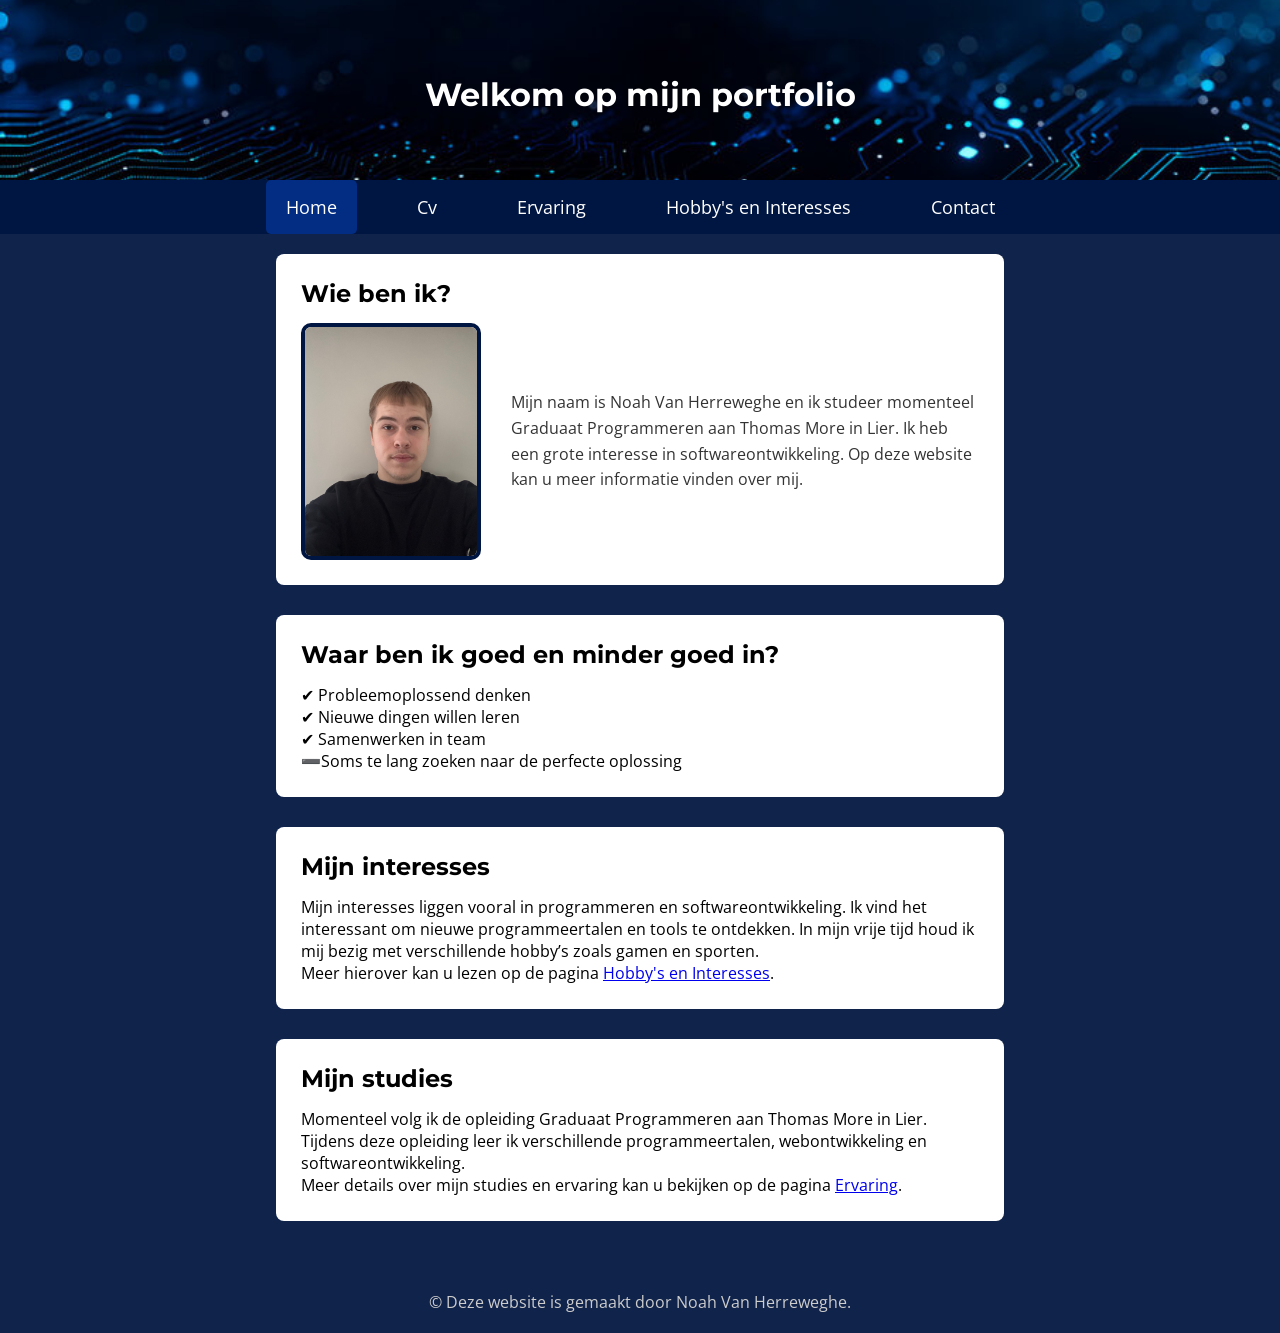
<file: index.html>
<!--hallo-->
<!doctype html>
<html lang="en">
  <head>
    <meta charset="UTF-8" />
    <meta name="viewport" content="width=device-width, initial-scale=1.0" />
    <title>Home | Noah Van Herreweghe</title>
    <link rel="icon" href="img/logo4.svg" type="image/svg" sizes="16x16" />
    <link rel="stylesheet" href="css/style.css" />
    <link
      href="https://fonts.googleapis.com/css2?family=Montserrat:wght@400;600;700&family=Open+Sans:wght@400;600&display=swap"
      rel="stylesheet"
    />
  </head>

  <body>
    <header id="achtergrond">
      <h1>Welkom op mijn portfolio</h1>
    </header>

    <nav>
      <ul>
        <li><a class="active" href="index.html">Home</a></li>
        <li><a href="cv.html">Cv</a></li>
        <li><a href="ervaring.html">Ervaring</a></li>
        <li><a href="hobby.html">Hobby's en Interesses</a></li>
        <li><a href="contact.html">Contact</a></li>
      </ul>
    </nav>

    <main class="main">
      <section class="over-mij-sectie">
        <h2>Wie ben ik?</h2>

        <div class="over-mij-container">
          <img
            src="img/foto.jpeg"
            alt="Foto van Noah Van Herreweghe"
            class="profielfoto"
          />

          <p class="over-mij-tekst">
            Mijn naam is Noah Van Herreweghe en ik studeer momenteel Graduaat
            Programmeren aan Thomas More in Lier. Ik heb een grote interesse in
            softwareontwikkeling. Op deze website kan u meer informatie vinden
            over mij.
          </p>
        </div>
      </section>

      <section class="vaardigheden-sectie">
        <h2>Waar ben ik goed en minder goed in?</h2>

        <ul class="vaardigheden-lijst">
          <li>✔ Probleemoplossend denken</li>
          <li>✔ Nieuwe dingen willen leren</li>
          <li>✔ Samenwerken in team</li>
          <li>➖Soms te lang zoeken naar de perfecte oplossing</li>
        </ul>
      </section>

      <section class="interesse-sectie">
        <h2>Mijn interesses</h2>

        <p>
          Mijn interesses liggen vooral in programmeren en softwareontwikkeling.
          Ik vind het interessant om nieuwe programmeertalen en tools te
          ontdekken. In mijn vrije tijd houd ik mij bezig met verschillende
          hobby’s zoals gamen en sporten.
        </p>

        <p>
          Meer hierover kan u lezen op de pagina
          <a href="hobby.html">Hobby's en Interesses</a>.
        </p>
      </section>

      <section class="studie-sectie">
        <h2>Mijn studies</h2>

        <p>
          Momenteel volg ik de opleiding Graduaat Programmeren aan Thomas More
          in Lier. Tijdens deze opleiding leer ik verschillende
          programmeertalen, webontwikkeling en softwareontwikkeling.
        </p>

        <p>
          Meer details over mijn studies en ervaring kan u bekijken op de pagina
          <a href="ervaring.html">Ervaring</a>.
        </p>
      </section>
    </main>

    <footer>
      <p>&copy; Deze website is gemaakt door Noah Van Herreweghe.</p>
    </footer>
  </body>
</html>
</file>
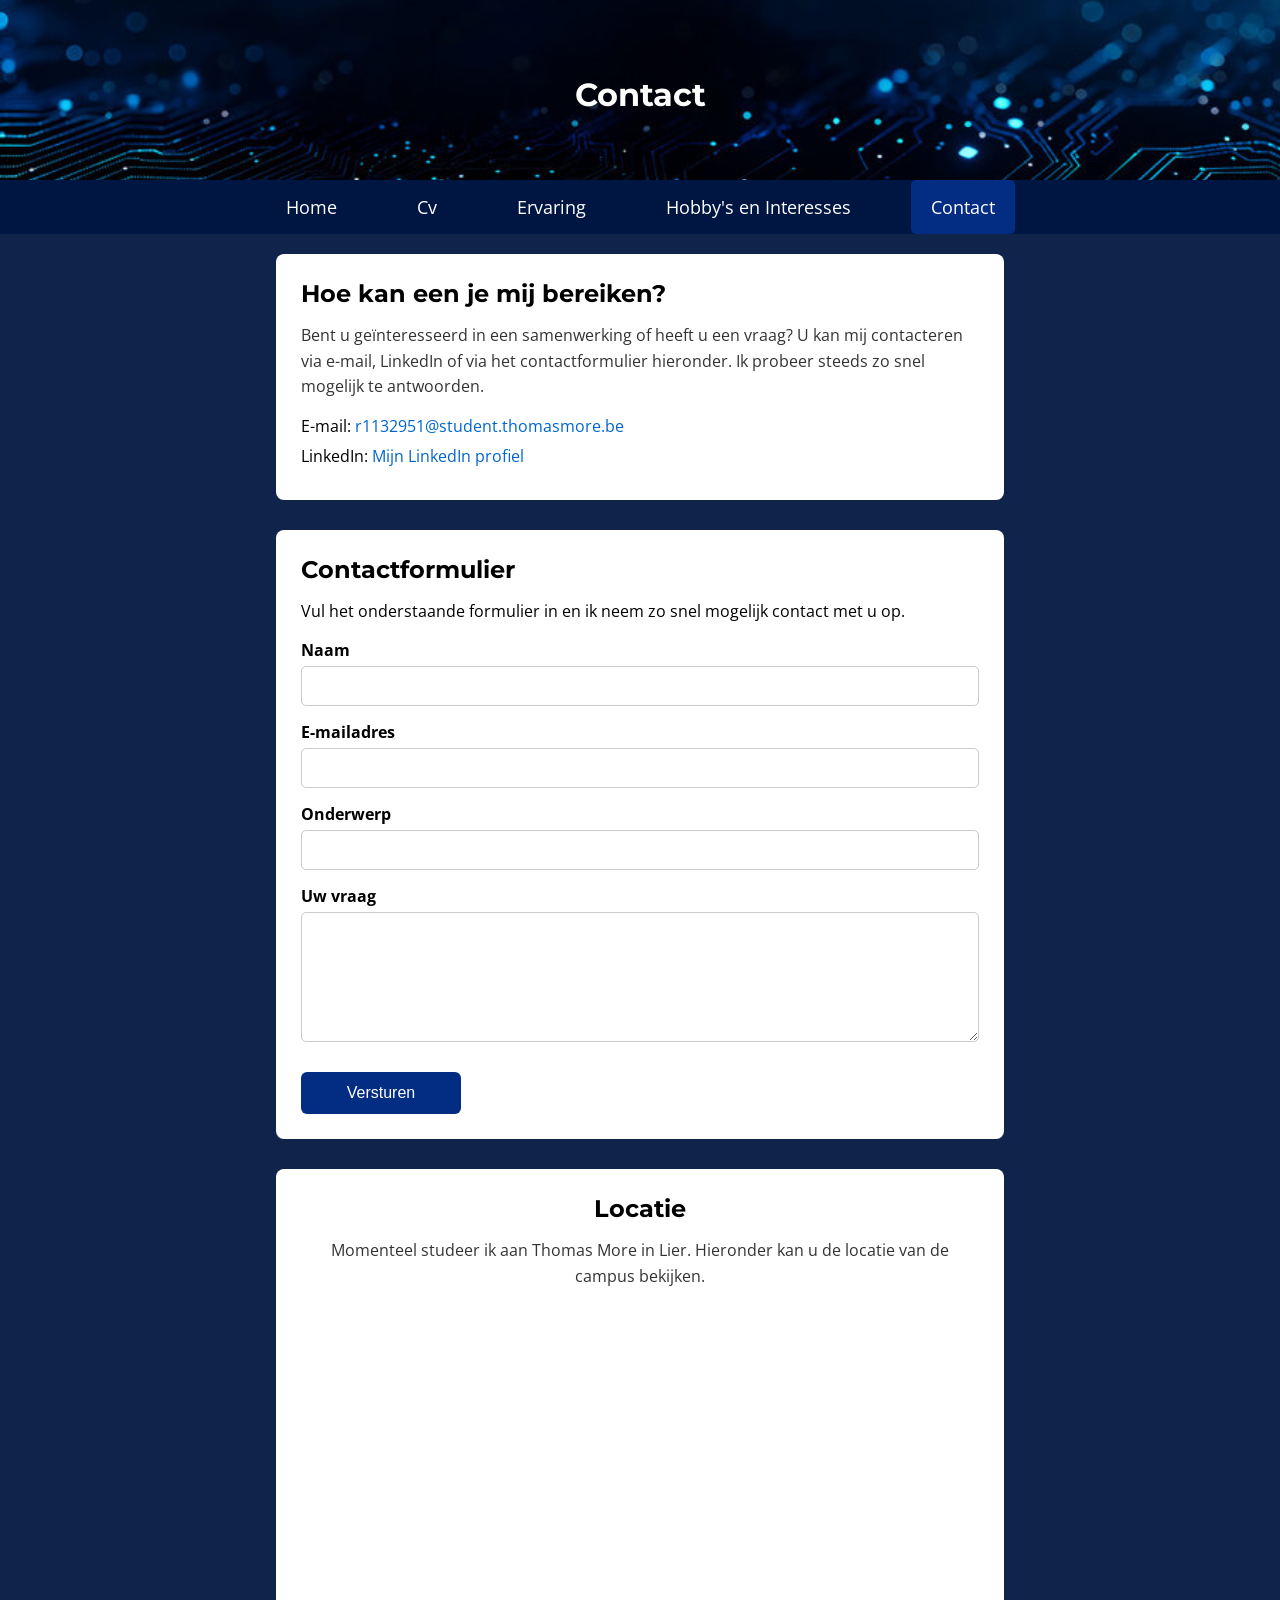
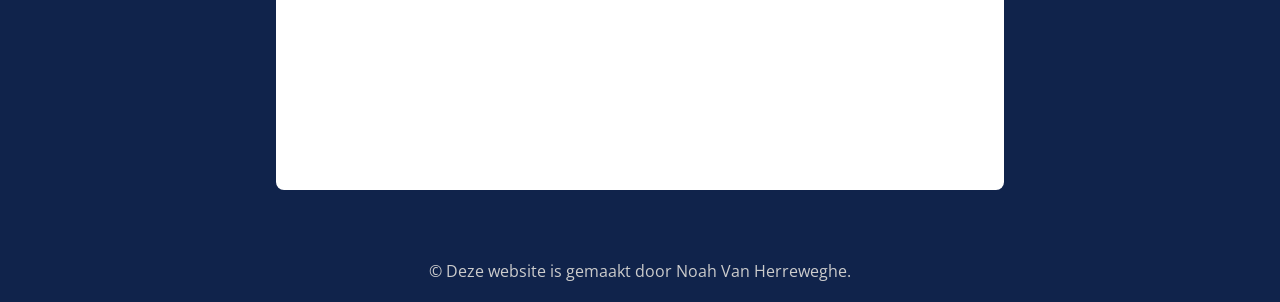
<file: contact.html>
<!doctype html>
<html lang="en">
  <head>
    <meta charset="UTF-8" />
    <meta name="viewport" content="width=device-width, initial-scale=1.0" />
    <title>Contact | Noah Van Herreweghe</title>
    <link rel="icon" href="img/logo4.svg" type="image/svg" sizes="16x16" />
    <link rel="stylesheet" href="css/style.css" />
    <link
      href="https://fonts.googleapis.com/css2?family=Montserrat:wght@400;600;700&family=Open+Sans:wght@400;600&display=swap"
      rel="stylesheet"
    />
  </head>

  <body>
    <header id="achtergrond">
      <h1>Contact</h1>
    </header>

    <nav>
      <ul>
        <li><a href="index.html">Home</a></li>
        <li><a href="cv.html">Cv</a></li>
        <li><a href="ervaring.html">Ervaring</a></li>
        <li><a href="hobby.html">Hobby's en Interesses</a></li>
        <li><a class="active" href="contact.html">Contact</a></li>
      </ul>
    </nav>

    <main class="hoofd">
      <section class="contact-informatie">
        <h2 class="sectie-titel">Hoe kan een je mij bereiken?</h2>

        <p class="intro-tekst">
          Bent u geïnteresseerd in een samenwerking of heeft u een vraag? U kan
          mij contacteren via e-mail, LinkedIn of via het contactformulier
          hieronder. Ik probeer steeds zo snel mogelijk te antwoorden.
        </p>

        <ul class="contact-lijst">
          <li class="contact-item">
            E-mail:
            <a
              class="contact-link"
              href="mailto:r1132951@student.thomasmore.be"
            >
              r1132951@student.thomasmore.be
            </a>
          </li>

          <li class="contact-item">
            LinkedIn:
            <a
              class="contact-link"
              href="https://www.linkedin.com/in/noah-van-herreweghe-2b180829a/"
              target="_blank"
            >
              Mijn LinkedIn profiel
            </a>
          </li>
        </ul>
      </section>

      <section class="contact-formulier-sectie">
        <h2 class="sectie-titel">Contactformulier</h2>

        <p class="formulier-tekst">
          Vul het onderstaande formulier in en ik neem zo snel mogelijk contact
          met u op.
        </p>

        <form class="contact-formulier">
          <div class="formulier-groep">
            <label class="formulier-label" for="naam">Naam</label>
            <input
              class="formulier-input"
              type="text"
              id="naam"
              name="naam"
              required
            />
          </div>

          <div class="formulier-groep">
            <label class="formulier-label" for="email">E-mailadres</label>
            <input
              class="formulier-input"
              type="email"
              id="email"
              name="email"
              required
            />
          </div>

          <div class="formulier-groep">
            <label class="formulier-label" for="onderwerp">Onderwerp</label>
            <input
              class="formulier-input"
              type="text"
              id="onderwerp"
              name="onderwerp"
            />
          </div>

          <div class="formulier-groep">
            <label class="formulier-label" for="bericht">Uw vraag</label>
            <textarea
              class="formulier-tekstvak"
              id="bericht"
              name="bericht"
              rows="6"
            ></textarea>
          </div>

          <button class="verzend-knop" type="submit">Versturen</button>
        </form>
      </section>

      <section class="kaart-sectie">
        <h2 class="sectie-titel">Locatie</h2>

        <p class="kaart-tekst">
          Momenteel studeer ik aan Thomas More in Lier. Hieronder kan u de
          locatie van de campus bekijken.
        </p>

        <iframe
          src="https://www.google.com/maps/embed?pb=!1m18!1m12!1m3!1d2503.6149915551764!2d4.5638517768613145!3d51.1340093379118!2m3!1f0!2f0!3f0!3m2!1i1024!2i768!4f13.1!3m3!1m2!1s0x47c3fc7d3dedf437%3A0x98e97032e240eff9!2sThomas%20More%20-%20Campus%20Lier!5e0!3m2!1snl!2sbe!4v1773067009324!5m2!1snl!2sbe"
          allowfullscreen=""
          loading="lazy"
        >
        </iframe>
      </section>
    </main>

    <footer>
      <p>&copy; Deze website is gemaakt door Noah Van Herreweghe.</p>
    </footer>
  </body>
</html>
</file>
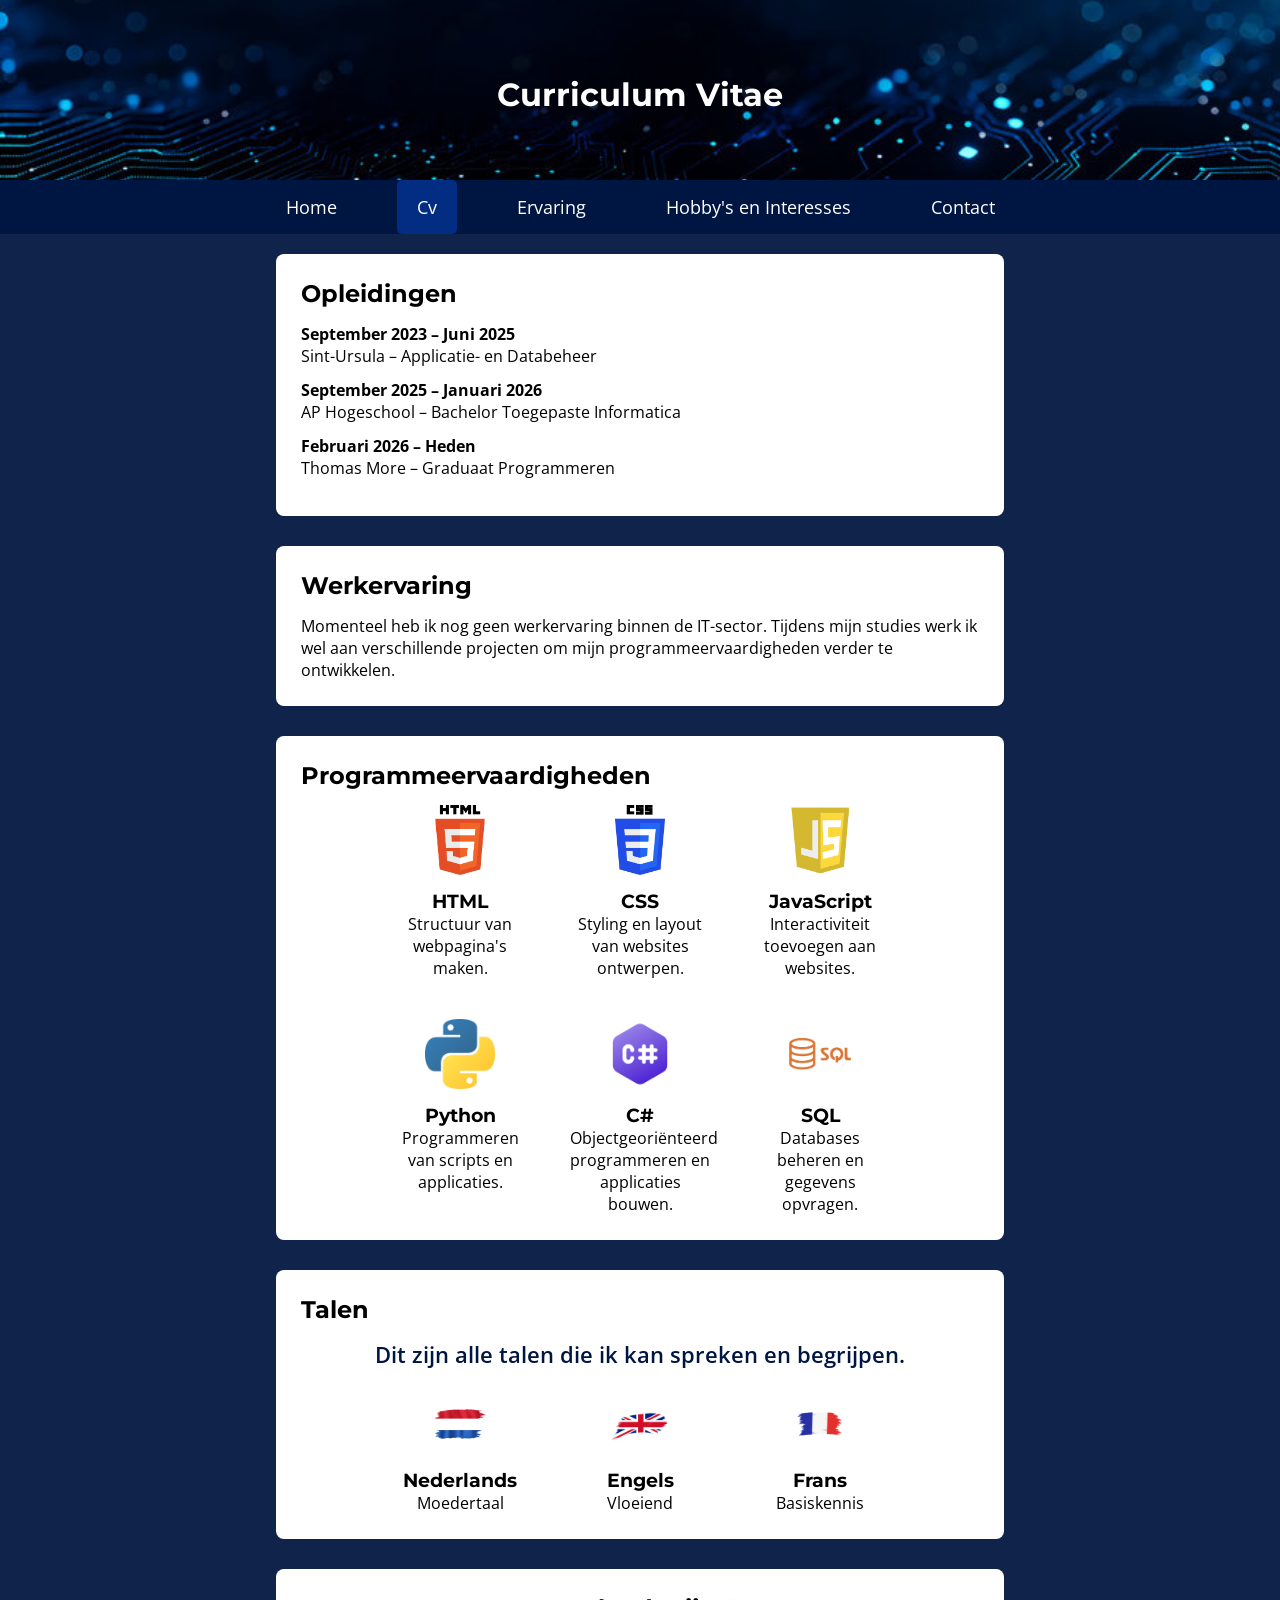
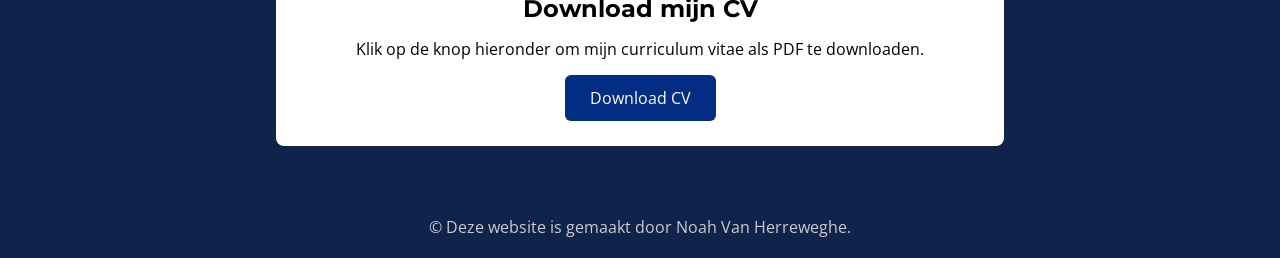
<file: cv.html>
<!doctype html>
<html lang="nl">
  <head>
    <meta charset="UTF-8" />
    <meta name="viewport" content="width=device-width, initial-scale=1.0" />
    <title>CV | Noah Van Herreweghe</title>
    <link rel="icon" href="img/logo4.svg" type="image/svg" sizes="16x16" />
    <link rel="stylesheet" href="css/style.css" />
    <link
      href="https://fonts.googleapis.com/css2?family=Montserrat:wght@400;600;700&family=Open+Sans:wght@400;600&display=swap"
      rel="stylesheet"
    />
  </head>

  <body>
    <header id="achtergrond">
      <h1>Curriculum Vitae</h1>
    </header>

    <nav>
      <ul>
        <li><a href="index.html">Home</a></li>
        <li><a class="active" href="cv.html">Cv</a></li>
        <li><a href="ervaring.html">Ervaring</a></li>
        <li><a href="hobby.html">Hobby's en Interesses</a></li>
        <li><a href="contact.html">Contact</a></li>
      </ul>
    </nav>

    <main class="main">
      <section class="cv-sectie">
        <h2>Opleidingen</h2>

        <ul class="cv-lijst">
          <li>
            <strong>September 2023 – Juni 2025</strong><br />
            Sint-Ursula – Applicatie- en Databeheer
          </li>

          <li>
            <strong>September 2025 – Januari 2026</strong><br />
            AP Hogeschool – Bachelor Toegepaste Informatica
          </li>

          <li>
            <strong>Februari 2026 – Heden</strong><br />
            Thomas More – Graduaat Programmeren
          </li>
        </ul>
      </section>

      <section class="cv-sectie">
        <h2>Werkervaring</h2>

        <p>
          Momenteel heb ik nog geen werkervaring binnen de IT-sector. Tijdens
          mijn studies werk ik wel aan verschillende projecten om mijn
          programmeervaardigheden verder te ontwikkelen.
        </p>
      </section>

      <section class="cv-sectie">
        <h2>Programmeervaardigheden</h2>

        <div class="vaardigheden-container">
          <div class="vaardigheid">
            <img src="img/html.png" alt="HTML logo" />
            <h3>HTML</h3>
            <p>Structuur van webpagina's maken.</p>
          </div>

          <div class="vaardigheid">
            <img src="img/css.png" alt="CSS logo" />
            <h3>CSS</h3>
            <p>Styling en layout van websites ontwerpen.</p>
          </div>

          <div class="vaardigheid">
            <img src="img/javascript.png" alt="JavaScript logo" />
            <h3>JavaScript</h3>
            <p>Interactiviteit toevoegen aan websites.</p>
          </div>

          <div class="vaardigheid">
            <img src="img/python.png" alt="Python logo" />
            <h3>Python</h3>
            <p>Programmeren van scripts en applicaties.</p>
          </div>

          <div class="vaardigheid">
            <img src="img/csharp.png" alt="C# logo" />
            <h3>C#</h3>
            <p>Objectgeoriënteerd programmeren en applicaties bouwen.</p>
          </div>

          <div class="vaardigheid">
            <img src="img/sql.png" alt="SQL logo" />
            <h3>SQL</h3>
            <p>Databases beheren en gegevens opvragen.</p>
          </div>
        </div>
      </section>

      <section class="cv-sectie">
        <h2>Talen</h2>

        <p class="talen-intro">
          Dit zijn alle talen die ik kan spreken en begrijpen.
        </p>

        <div class="talen-lijst">
          <div class="taal">
            <img src="img/nederlands.png" alt="Nederlandse vlag" />
            <h3>Nederlands</h3>
            <p>Moedertaal</p>
          </div>

          <div class="taal">
            <img src="img/engels.png" alt="Engelse vlag" />
            <h3>Engels</h3>
            <p>Vloeiend</p>
          </div>

          <div class="taal">
            <img src="img/frankrijk.png" alt="Franse vlag" />
            <h3>Frans</h3>
            <p>Basiskennis</p>
          </div>
        </div>
      </section>

      <section class="cv-sectie download-sectie">
        <h2>Download mijn CV</h2>

        <p>
          Klik op de knop hieronder om mijn curriculum vitae als PDF te
          downloaden.
        </p>

        <a class="download-knop" href="files/cv_noah_van_herreweghe.pdf" download>
          Download CV
        </a>
      </section>
    </main>

    <footer>
      <p>&copy; Deze website is gemaakt door Noah Van Herreweghe.</p>
    </footer>
  </body>
</html>
</file>
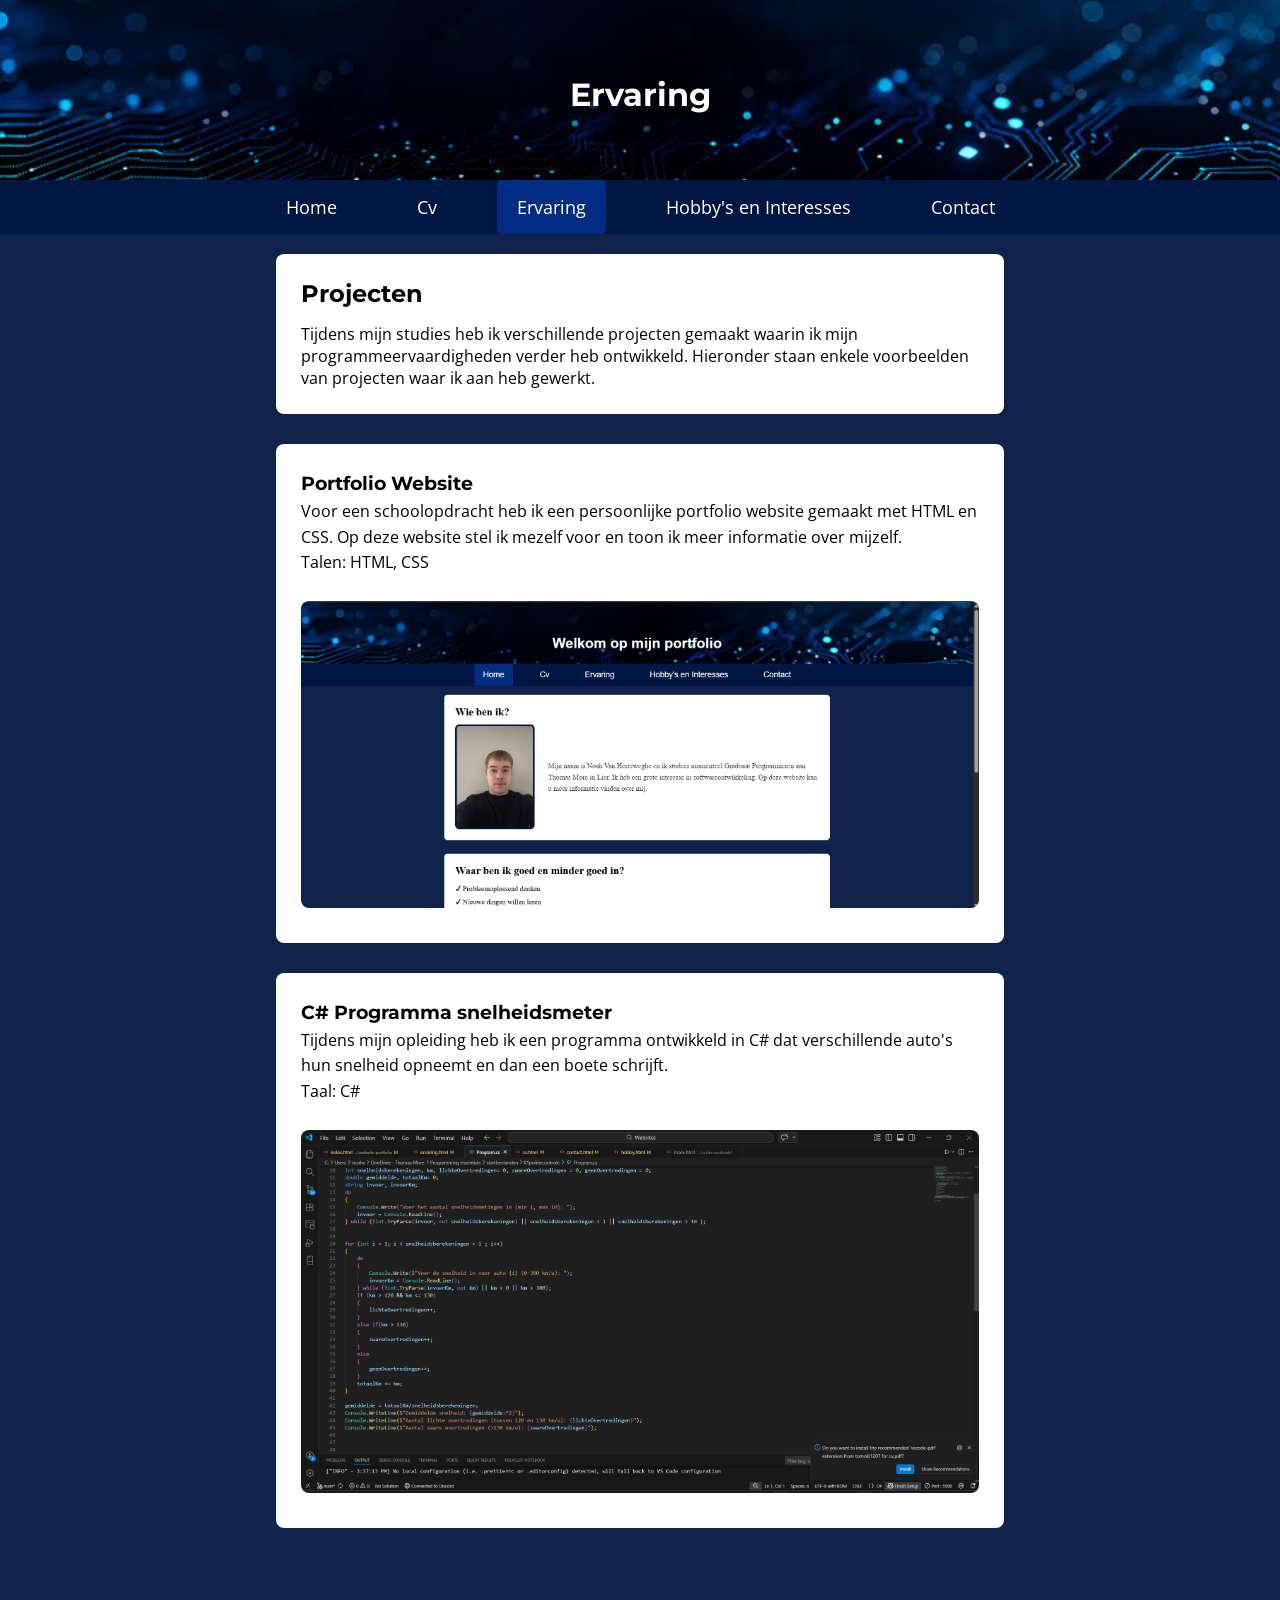
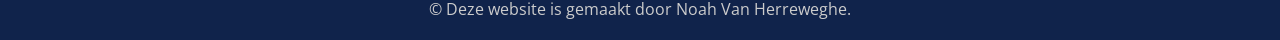
<file: ervaring.html>
<!doctype html>
<html lang="en">
  <head>
    <meta charset="UTF-8" />
    <meta name="viewport" content="width=device-width, initial-scale=1.0" />
    <title>Ervaring | Noah Van Herreweghe</title>
    <link rel="icon" href="img/logo4.svg" type="image/svg" sizes="16x16" />
    <link rel="stylesheet" href="css/style.css" />
    <link
      href="https://fonts.googleapis.com/css2?family=Montserrat:wght@400;600;700&family=Open+Sans:wght@400;600&display=swap"
      rel="stylesheet"
    />
  </head>

  <body>
    <header id="achtergrond">
      <h1>Ervaring</h1>
    </header>

    <nav>
      <ul>
        <li><a href="index.html">Home</a></li>
        <li><a href="cv.html">Cv</a></li>
        <li><a class="active" href="ervaring.html">Ervaring</a></li>
        <li><a href="hobby.html">Hobby's en Interesses</a></li>
        <li><a href="contact.html">Contact</a></li>
      </ul>
    </nav>

    <main class="main">
      <section class="ervaring-intro">
        <h2>Projecten</h2>

        <p>
          Tijdens mijn studies heb ik verschillende projecten gemaakt waarin ik
          mijn programmeervaardigheden verder heb ontwikkeld. Hieronder staan
          enkele voorbeelden van projecten waar ik aan heb gewerkt.
        </p>
      </section>

      <section class="project-sectie">
        <div class="project-tekst">
          <h3>Portfolio Website</h3>

          <p>
            Voor een schoolopdracht heb ik een persoonlijke portfolio website
            gemaakt met HTML en CSS. Op deze website stel ik mezelf voor en toon
            ik meer informatie over mijzelf.
          </p>

          <p>Talen: HTML, CSS</p>
        </div>

        <img
          src="img/portfolio.png"
          alt="Website project"
          class="project-afbeelding"
        />
      </section>

      <section class="project-sectie">
        <div class="project-tekst">
          <h3>C# Programma snelheidsmeter</h3>

          <p>
            Tijdens mijn opleiding heb ik een programma ontwikkeld in C# dat
            verschillende auto's hun snelheid opneemt en dan een boete schrijft.
          </p>

          <p>Taal: C#</p>
        </div>

        <img
          src="img/csharpoef1.png"
          alt="C# project"
          class="project-afbeelding"
        />
      </section>
    </main>

    <footer>
      <p>&copy; Deze website is gemaakt door Noah Van Herreweghe.</p>
    </footer>
  </body>
</html>
</file>
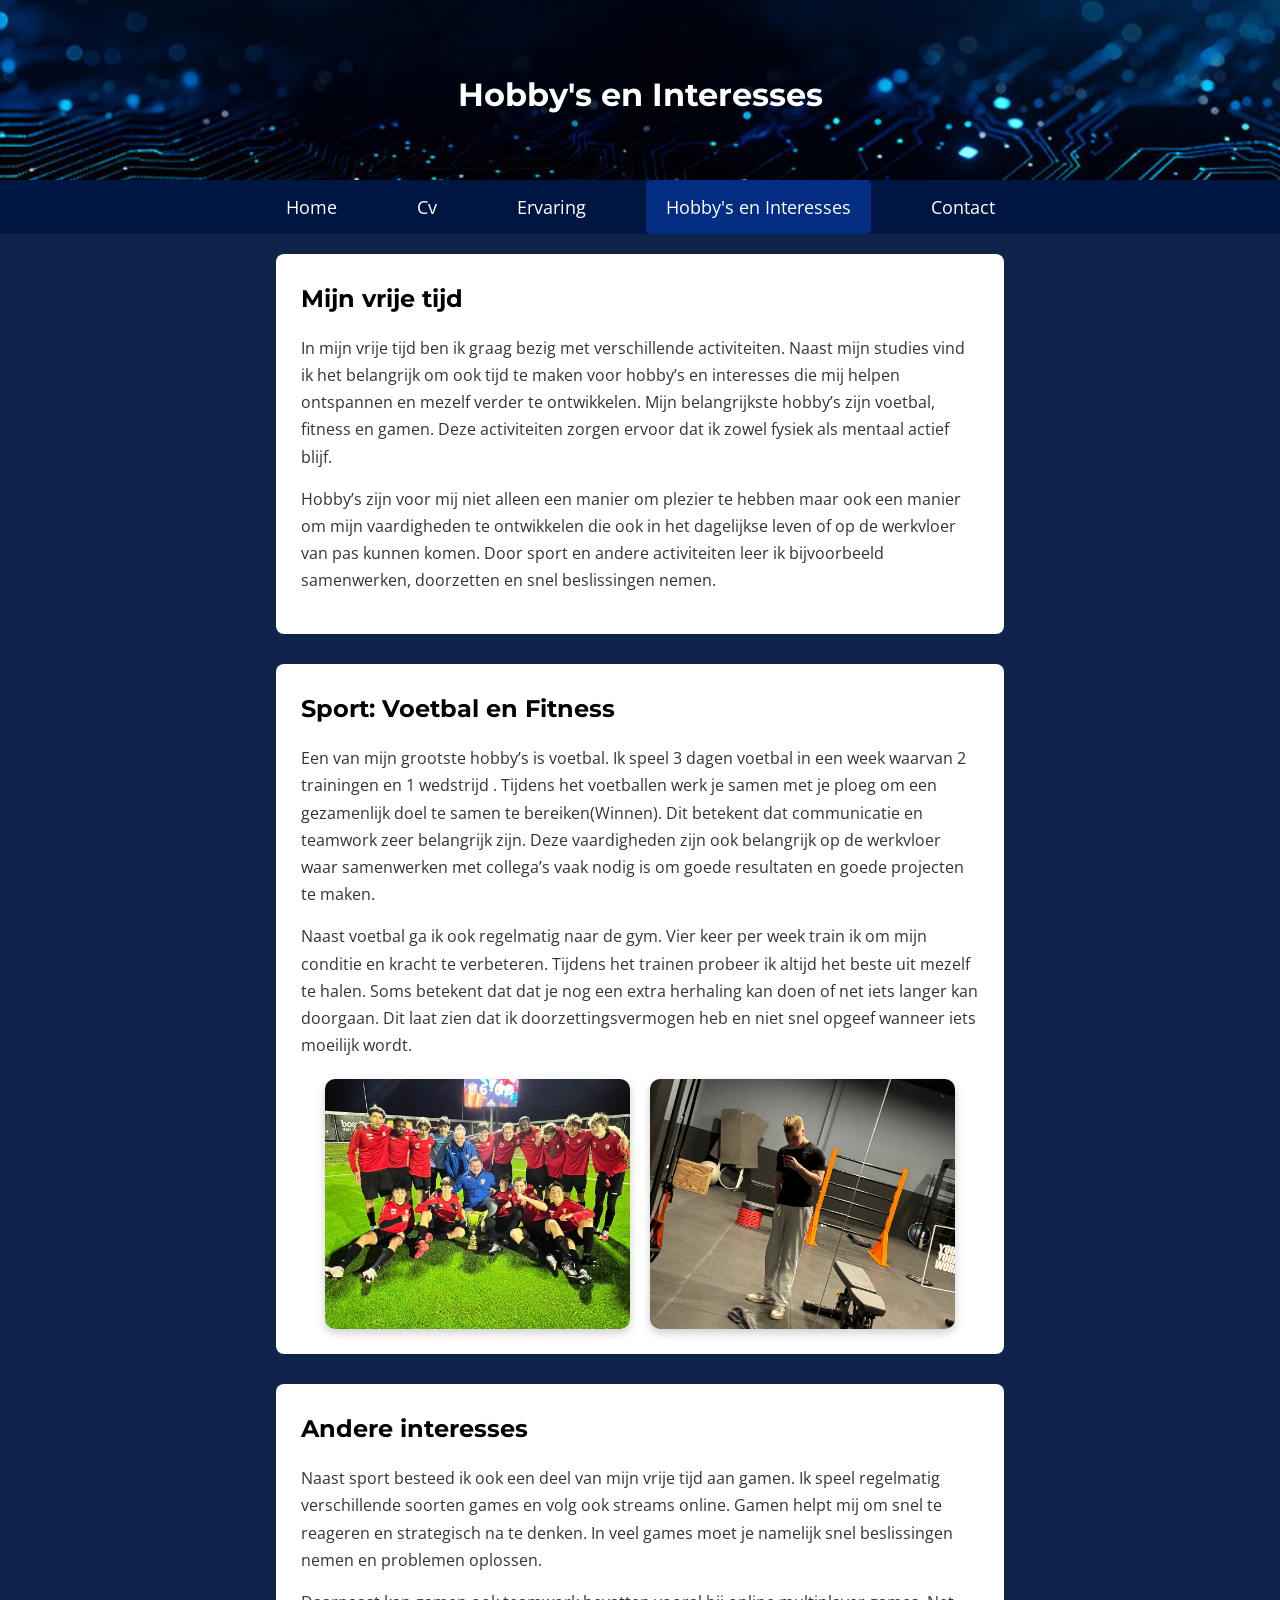
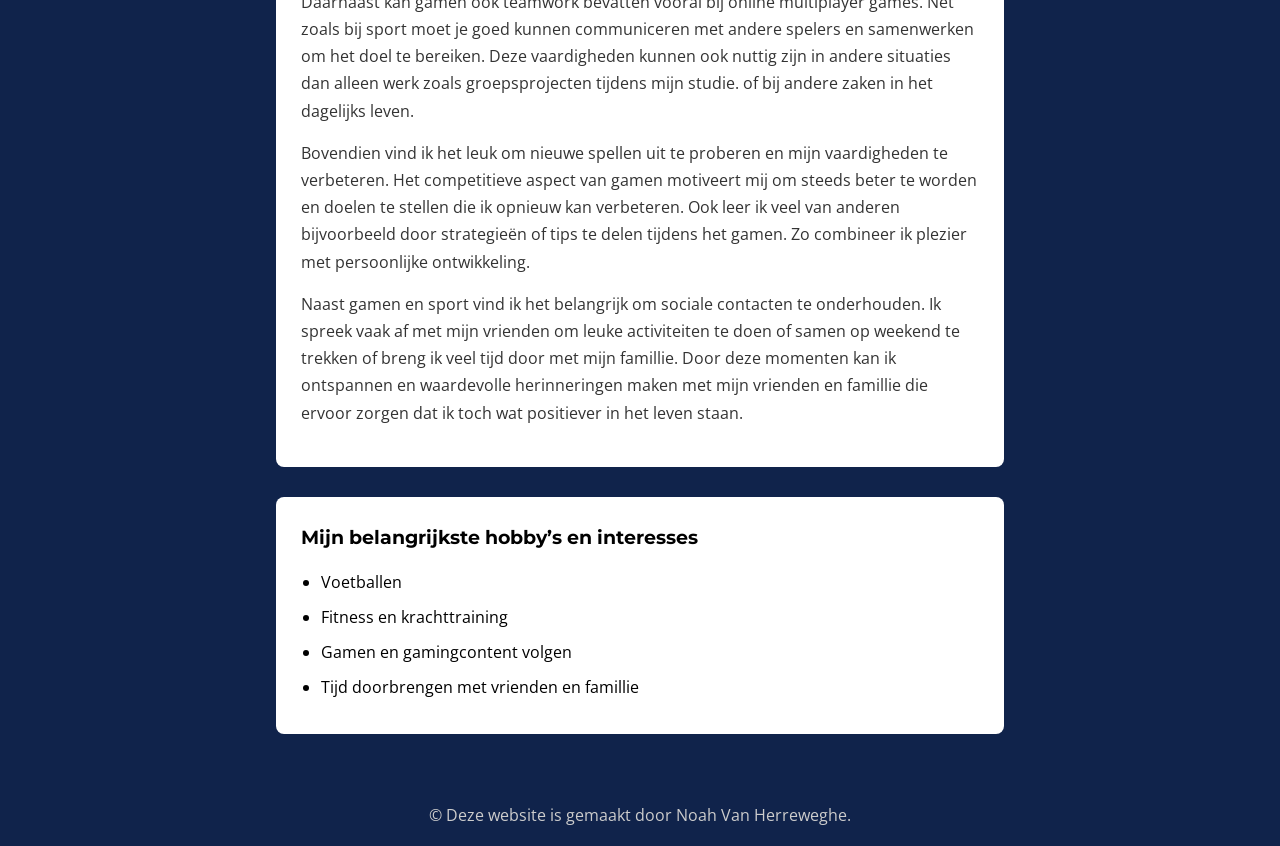
<file: hobby.html>
<!doctype html>
<html lang="en">
  <head>
    <meta charset="UTF-8" />
    <meta name="viewport" content="width=device-width, initial-scale=1.0" />
    <title>Hobby’s en interesses | Noah Van Herreweghe</title>
    <link rel="icon" href="img/logo4.svg" type="image/svg" sizes="16x16" />
    <link rel="stylesheet" href="css/style.css" />
    <link
      href="https://fonts.googleapis.com/css2?family=Montserrat:wght@400;600;700&family=Open+Sans:wght@400;600&display=swap"
      rel="stylesheet"
    />
  </head>

  <body>
    <header id="achtergrond">
      <h1>Hobby's en Interesses</h1>
    </header>

    <nav>
      <ul>
        <li><a href="index.html">Home</a></li>
        <li><a href="cv.html">Cv</a></li>
        <li><a href="ervaring.html">Ervaring</a></li>
        <li><a class="active" href="hobby.html">Hobby's en Interesses</a></li>
        <li><a href="contact.html">Contact</a></li>
      </ul>
    </nav>

    <main class="main">
      <section class="hobby-sectie">
        <h2>Mijn vrije tijd</h2>

        <p>
          In mijn vrije tijd ben ik graag bezig met verschillende activiteiten.
          Naast mijn studies vind ik het belangrijk om ook tijd te maken voor
          hobby’s en interesses die mij helpen ontspannen en mezelf verder te
          ontwikkelen. Mijn belangrijkste hobby’s zijn voetbal, fitness en
          gamen. Deze activiteiten zorgen ervoor dat ik zowel fysiek als mentaal
          actief blijf.
        </p>

        <p>
          Hobby’s zijn voor mij niet alleen een manier om plezier te hebben maar
          ook een manier om mijn vaardigheden te ontwikkelen die ook in het
          dagelijkse leven of op de werkvloer van pas kunnen komen. Door sport
          en andere activiteiten leer ik bijvoorbeeld samenwerken, doorzetten en
          snel beslissingen nemen.
        </p>
      </section>

      <section class="hobby-sectie">
        <h2>Sport: Voetbal en Fitness</h2>

        <p>
          Een van mijn grootste hobby’s is voetbal. Ik speel 3 dagen voetbal in
          een week waarvan 2 trainingen en 1 wedstrijd . Tijdens het voetballen
          werk je samen met je ploeg om een gezamenlijk doel te samen te
          bereiken(Winnen). Dit betekent dat communicatie en teamwork zeer
          belangrijk zijn. Deze vaardigheden zijn ook belangrijk op de
          werkvloer waar samenwerken met collega’s vaak nodig is om goede
          resultaten en goede projecten te maken.
        </p>

        <p>
          Naast voetbal ga ik ook regelmatig naar de gym. Vier keer per week
          train ik om mijn conditie en kracht te verbeteren. Tijdens het trainen
          probeer ik altijd het beste uit mezelf te halen. Soms betekent dat dat
          je nog een extra herhaling kan doen of net iets langer kan doorgaan.
          Dit laat zien dat ik doorzettingsvermogen heb en niet snel opgeef
          wanneer iets moeilijk wordt.
        </p>

        <div class="hobby-afbeeldingen">
          <img
            src="img/kampioenfoto.jpg"
            alt="Voetbal hobby"
            class="hobby-afbeelding"
          />
          <img
            src="img/gym.jpeg"
            alt="Fitness hobby"
            class="hobby-afbeelding gym-afbeelding"
          />
        </div>
      </section>

      <section class="hobby-sectie">
        <h2>Andere interesses</h2>

        <p>
          Naast sport besteed ik ook een deel van mijn vrije tijd aan gamen. Ik
          speel regelmatig verschillende soorten games en volg ook streams
          online. Gamen helpt mij om snel te reageren en strategisch na te
          denken. In veel games moet je namelijk snel beslissingen nemen en
          problemen oplossen.
        </p>

        <p>
          Daarnaast kan gamen ook teamwork bevatten vooral bij online
          multiplayer games. Net zoals bij sport moet je goed kunnen
          communiceren met andere spelers en samenwerken om het doel te
          bereiken. Deze vaardigheden kunnen ook nuttig zijn in andere situaties
          dan alleen werk zoals groepsprojecten tijdens mijn studie. of bij
          andere zaken in het dagelijks leven.
        </p>

        <p>
          Bovendien vind ik het leuk om nieuwe spellen uit te proberen en mijn
          vaardigheden te verbeteren. Het competitieve aspect van gamen
          motiveert mij om steeds beter te worden en doelen te stellen die ik
          opnieuw kan verbeteren. Ook leer ik veel van anderen bijvoorbeeld door
          strategieën of tips te delen tijdens het gamen. Zo combineer ik
          plezier met persoonlijke ontwikkeling.
        </p>

        <p>
          Naast gamen en sport vind ik het belangrijk om sociale contacten te
          onderhouden. Ik spreek vaak af met mijn vrienden om leuke activiteiten
          te doen of samen op weekend te trekken of breng ik veel tijd door met
          mijn famillie. Door deze momenten kan ik ontspannen en waardevolle
          herinneringen maken met mijn vrienden en famillie die ervoor zorgen
          dat ik toch wat positiever in het leven staan.
        </p>
      </section>

      <section class="hobby-sectie">
        <h3>Mijn belangrijkste hobby’s en interesses</h3>

        <ul>
          <li>Voetballen</li>
          <li>Fitness en krachttraining</li>
          <li>Gamen en gamingcontent volgen</li>
          <li>Tijd doorbrengen met vrienden en famillie</li>
        </ul>
      </section>
    </main>

    <footer>
      <p>&copy; Deze website is gemaakt door Noah Van Herreweghe.</p>
    </footer>
  </body>
</html>
</file>
<file: css/style.css>
*{
box-sizing: border-box;
margin: 0;
padding: 0;
}

h1, h2, h3 {
    font-family: 'Montserrat', sans-serif;
}

body, p, li, a, input, textarea {
    font-family: 'Open Sans', sans-serif;
}

body{
background-color: #10234b;
height: 100%;
}


/* nav bar*/

nav{
background-color: #001642;
position: sticky;
top: 0;
overflow: hidden;
}

nav ul{
list-style: none;
display: flex;
justify-content: center;
}

nav ul li{
margin: 0 20px;
}

nav ul li a{
text-decoration: none;
color: white;
font-size: 18px;
padding: 15px 20px;
display: block;
float: left;
transition: 0.5s;
}

a:hover{
background-color: lightslategray;
border-radius: 5px;
}

.active{
background-color: #022d82;
border-radius: 5px;
}




#achtergrond{
background-image: url("../img/achtergrond.jpg");
height: 20vh;
background-position: center;
background-repeat: no-repeat;
background-size: cover;
}

h1{
text-align: center;
padding: 75px;
color: white;
}




.main{
width: 60%;
margin: auto;
padding: 20px;
}


footer{
text-align: center;
padding: 20px;
color: #ccc;
}



.contact-sectie,
.cv-sectie,
.project-sectie,
.hobby-sectie,
.over-mij-sectie,
.vaardigheden-sectie,
.interesse-sectie,
.studie-sectie{
background-color: white;
padding: 25px;
margin-bottom: 30px;
border-radius: 8px;
}

h2{
padding-bottom: 15px;
}




/* Contact pagina */

.hoofd {
    width: 60%;
    margin: auto;
    padding: 20px;
}

.contact-informatie {
    background-color: white;
    padding: 25px;
    margin-bottom: 30px;
    border-radius: 8px;
}

.sectie-titel {
    margin-top: 0;
    font-size: 24px;
    color: #000000;
}

.intro-tekst {
    margin-bottom: 15px;
    line-height: 1.6;
    color: #333;
}

.contact-lijst {
    list-style: none;
    padding: 0;
}

.contact-item {
    margin-bottom: 8px;
}

.contact-link {
    color: #0066cc;
    text-decoration: none;
}

.contact-link:hover {
    text-decoration: underline;
}

.contact-formulier-sectie {
    background-color: white;
    padding: 25px;
    margin-bottom: 30px;
    border-radius: 8px;
}

.formulier-tekst {
    margin-bottom: 15px;
    line-height: 1.6;
    color: #000000;
}

.contact-formulier {
    display: flex;
    flex-direction: column;
}

.formulier-groep {
    margin-bottom: 15px;
}

.formulier-label {
    font-weight: bold;
    display: block;
    margin-bottom: 5px;
}

.formulier-input,
.formulier-tekstvak {
    width: 100%;
    padding: 10px;
    border: 1px solid #ccc;
    border-radius: 5px;
}

.verzend-knop {
    width: 160px;
    padding: 12px;
    background-color: #022d82;
    color: white;
    border: none;
    border-radius: 6px;
    cursor: pointer;
    font-size: 16px;
    transition: 0.3s;
    margin-top: 10px;
}

.verzend-knop:hover {
    background-color: #001642;
    transform: scale(1.05);
}

.kaart-sectie {
    background-color: white;
    padding: 25px;
    margin-bottom: 30px;
    border-radius: 8px;
    text-align: center;
}

.kaart-tekst {
    margin-bottom: 20px;
    color: #333;
    line-height: 1.6;
}

.kaart-sectie iframe {
    width: 100%;
    max-width: 800px;
    height: 450px;
    border-radius: 8px;
    border: none;
}

/* Index pagina */

.over-mij-container{
display: flex;
align-items: center;
gap: 30px;
}

.profielfoto{
width: 180px;
border-radius: 10px;
border: 4px solid #001642;
}

.over-mij-tekst{
line-height: 1.6;
color: #333;
}



.vaardigheden-container{
display: flex;
flex-wrap: wrap;
gap: 40px;
justify-content: center;
}

.vaardigheid{
text-align: center;
width: 140px;
}
.vaardigheden-lijst{
    list-style: none;
}

.vaardigheid img{
width: 70px;
height: 70px;
object-fit: contain;
margin-bottom: 10px;
}


/*CV pagina */

.cv-lijst{
list-style: none;
}

.cv-lijst li{
margin-bottom: 12px;
}



.programmeer-container{
display: flex;
flex-wrap: wrap;
gap: 40px;
justify-content: center;
}



.talen-intro{
text-align: center;
margin-bottom: 25px;
color: #001642;
font-size: 22px;
font-weight: 600;
}

.talen-lijst{
display: flex;
gap: 40px;
flex-wrap: wrap;
justify-content: center;
}

.taal{
text-align: center;
width: 140px;
}

.taal img{
width: 60px;
height: 60px;
object-fit: contain;
margin-bottom: 10px;
}



.download-sectie{
text-align: center;
}

.download-knop{
display: inline-block;
margin-top: 15px;
padding: 12px 25px;
background-color: #022d82;
color: white;
text-decoration: none;
border-radius: 6px;
transition: 0.3s;
}

.download-knop:hover{
background-color: #001642;
}


/* ervaring pagina */

.ervaring-intro{
background-color: white;
padding: 25px;
margin-bottom: 30px;
border-radius: 8px;
}

.project-sectie{
display: flex;
flex-direction: column;
gap: 15px;
}

.project-afbeelding{
width: 100%;
max-width: 900px;
height: auto;
border-radius: 8px;
display: block;
margin: 10px auto;
}

.project-tekst{
line-height: 1.6;
}


/* Hobby pagina */

.hobby-sectie{
line-height: 1.7;
}

.hobby-sectie p{
margin-bottom: 15px;
color: #333;
}

.hobby-sectie ul{
margin-top: 15px;
padding-left: 20px;
}

.hobby-sectie li{
margin-bottom: 8px;
}



.hobby-afbeeldingen{
display: flex;
gap: 20px;
justify-content: center;
margin-top: 20px;
flex-wrap: wrap;
}

.hobby-afbeelding{
width: 45%;
max-width: 400px;
height: 250px;
object-fit: cover;
border-radius: 10px;
box-shadow: 0 4px 10px rgba(0,0,0,0.2);
}
</file>
